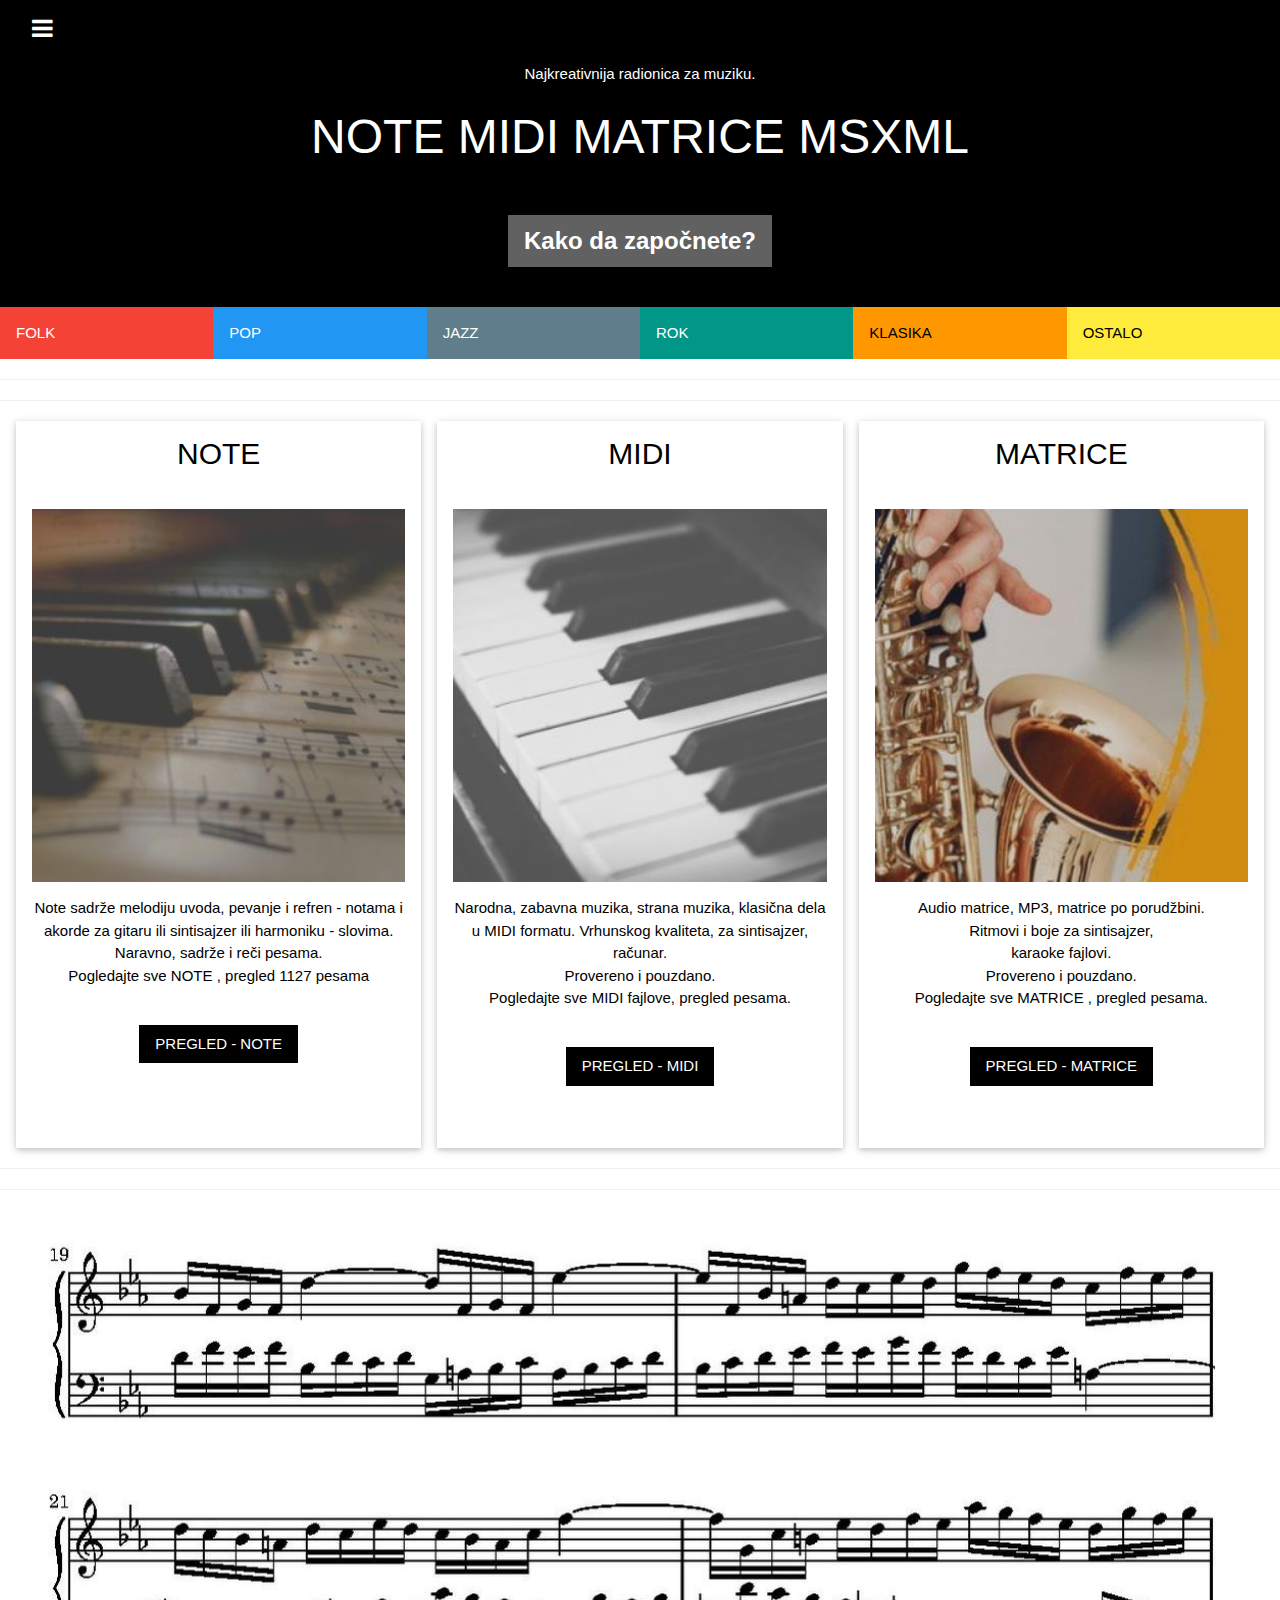
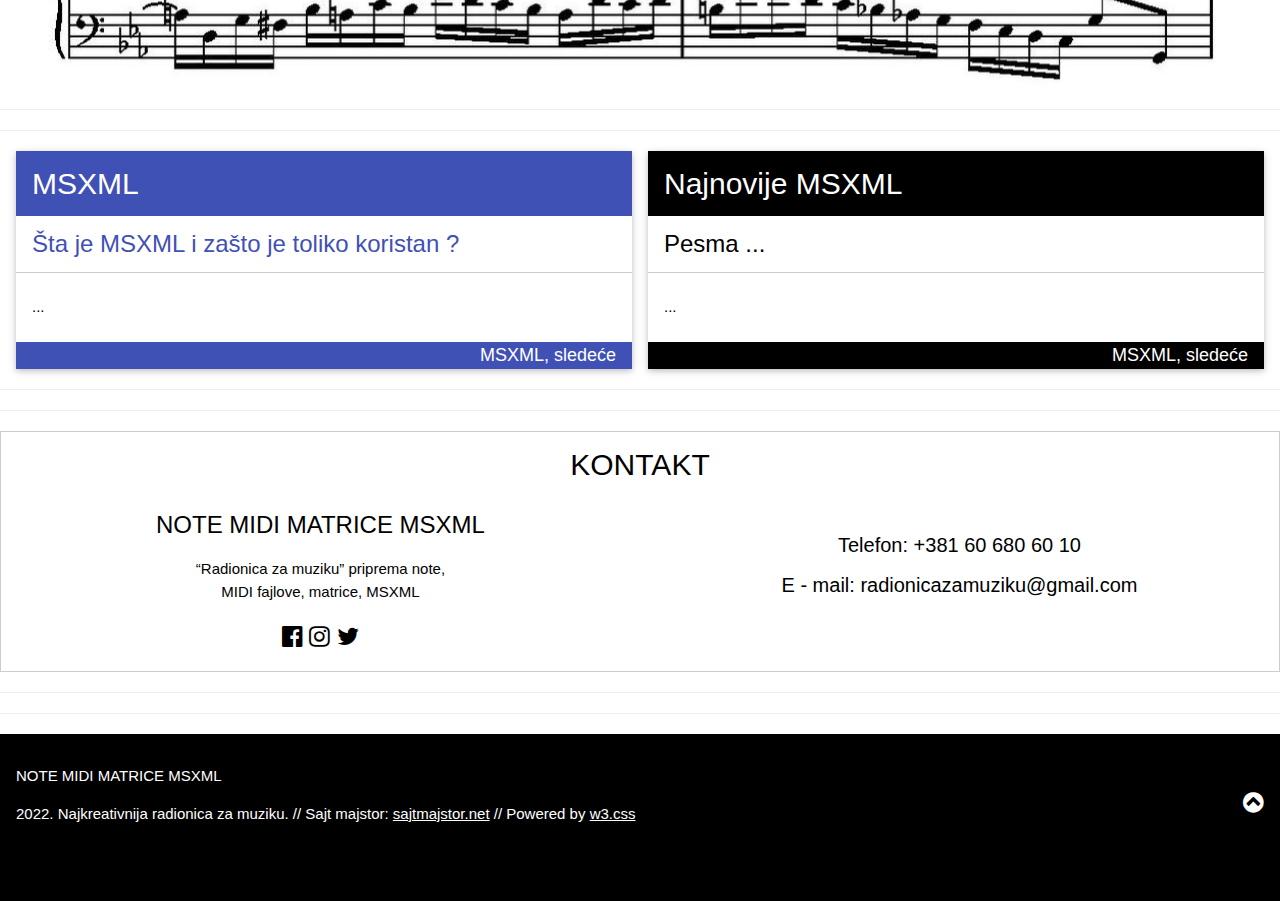
<file: index.html>
﻿<!DOCTYPE html>
<html>
<head>
<meta charset="UTF-8">
<title>NOTE MIDI MATRICE MSXML</title>
<meta name="description" content="Najkreativnija radionica za muziku. NOTE MIDI MATRICE MSXML za Vas. Folk, pop, rok.">
<meta name="keywords" content="note, midi, matrice, msxml, pesma, pesme, folk, pop, rok">
<link rel="shortcut icon" href="slike/favicon.ico">
<meta name="viewport" content="width=device-width, initial-scale=1">
<link rel="stylesheet" href="css/w3.css">
<link rel="stylesheet" href="css/w3-theme-black.css">
<link rel="stylesheet" href="https://cdnjs.cloudflare.com/ajax/libs/font-awesome/4.3.0/css/font-awesome.min.css">
</head>
<body>

<!-- Side Navigation -->
<nav class="w3-sidebar w3-bar-block w3-card w3-animate-left w3-center" style="display:none" id="mySidebar">
  <p class="w3-xxxlarge w3-text-theme">NOTE MIDI</p>
  <button class="w3-bar-item w3-button" onclick="w3_close()">zatvori <i class="fa fa-remove"></i></button>
  <a href="#note" class="w3-bar-item w3-button">NOTE</a> <a href="#midi" class="w3-bar-item w3-button">MIDI</a> <a href="#matrice" class="w3-bar-item w3-button">MATRICE</a> <a href="#msxml" class="w3-bar-item w3-button">MSXML</a> </nav>

<!-- Header -->
<header class="w3-container w3-theme w3-padding" id="myHeader"> <i onclick="w3_open()" class="fa fa-bars w3-xlarge w3-button w3-theme"></i>
  <div class="w3-center">
    <p>Najkreativnija radionica za muziku.</p>
    <h1 class="w3-xxxlarge w3-animate-bottom">NOTE MIDI MATRICE MSXML</h1>
    <div class="w3-padding-32">
      <button class="w3-btn w3-xlarge w3-dark-grey w3-hover-light-grey" onclick="document.getElementById('id01').style.display='block'" style="font-weight:900;">Kako da započnete?</button>
    </div>
  </div>
</header>

<!-- Modal -->
<div id="id01" class="w3-modal">
  <div class="w3-modal-content w3-card-4 w3-animate-top">
    <header class="w3-container w3-theme-l1"> <span onclick="document.getElementById('id01').style.display='none'"
        class="w3-button w3-display-topright">×</span>
      <h4>Dobrodošli! Kako da započnete?</h4>
      <h5>Pomoći ćemo Vam u tome.</h5>
    </header>
    <div class="w3-padding">
      <p>Sve je podeljeno i po vrstama materijala ( note , midi , matrice i MSXML ovi )<br>
        i po žanru muzike ( folk, pop, jazz, rok, klasika i ostalo )</p>
      <p>Ako tražite odredjenu pesmu <br>
        lako ćete je pretražiti i i po naslovu i po izvodjaču</p>
      <p>Registrujte svoje korisničkoime <br>
        jer tako imate dosta pogodnosti.</p>
      <p>Svakako pitajte, pišite, komentarišite <br>
        da još bolje saradjujemo.</p>
      <p>Puno lepe muzike, mnogo osećanja<br>
        i zajednički uspeh sa nama.</p>
      <p>Krenimo <a class="w3-btn" href="https://note-midi-matrice.com/"> *START* </a> u razgledanje!</p>
    </div>
    <footer class="w3-container w3-theme-l1">
      <p> ... </p>
    </footer>
  </div>
</div>
<div class="w3-row">
  <div class="w3-col w3-container m2 w3-red">
    <p>FOLK</p>
  </div>
  <div class="w3-col w3-container m2 w3-blue">
    <p>POP</p>
  </div>
  <div class="w3-col w3-container m2 w3-blue-grey">
    <p>JAZZ</p>
  </div>
  <div class="w3-col w3-container m2 w3-teal">
    <p>ROK</p>
  </div>
  <div class="w3-col w3-container m2 w3-orange">
    <p>KLASIKA</p>
  </div>
  <div class="w3-col w3-container m2 w3-yellow">
    <p>OSTALO</p>
  </div>
</div>
<hr>
<hr>
<div class="w3-row-padding w3-center w3-margin-top">
  <div class="w3-third">
    <div class="w3-card w3-container" style="min-height:727px">
      <h2>NOTE</h2>
      <br>
      <img src="slike/1-note.jpg" width="100%" alt="note"><br>
      <p>Note sadrže melodiju uvoda, pevanje i refren - notama i akorde za gitaru ili sintisajzer ili harmoniku - slovima.<br>
        Naravno, sadrže i reči pesama.<br>
        Pogledajte sve NOTE , pregled 1127 pesama</p>
      <br>
      <a class="w3-button w3-theme" href="#">PREGLED - NOTE</a> <br>
      <br>
    </div>
  </div>
  <div class="w3-third">
    <div class="w3-card w3-container" style="min-height:727px">
      <h2>MIDI</h2>
      <br>
      <img src="slike/2-midi.jpg" width="100%" alt="midi"/><br>
      <p>Narodna, zabavna muzika, strana muzika, klasična dela u MIDI formatu. Vrhunskog kvaliteta, za sintisajzer, računar. <br>
        Provereno i pouzdano.<br>
        Pogledajte sve MIDI fajlove, pregled pesama.</p>
      <br>
      <a class="w3-button w3-theme" href="#">PREGLED - MIDI</a><br>
      <br>
    </div>
  </div>
  <div class="w3-third">
    <div class="w3-card w3-container" style="min-height:727px">
      <h2>MATRICE</h2>
      <br>
      <img src="slike/3-matrice.jpg" width="100%" alt="matrice"/><br>
      <p>Audio matrice, MP3, matrice po porudžbini. <br>
        Ritmovi i boje za sintisajzer, <br>
        karaoke fajlovi.<br>
        Provereno i pouzdano.<br>
        Pogledajte sve MATRICE , pregled pesama.</p>
      <br>
      <a class="w3-button w3-theme" href="#">PREGLED - MATRICE</a><br>
      <br>
    </div>
  </div>
</div>
<hr>
<hr>
<div class="w3-row-padding"> <img src="slike/note-siroko.jpg" alt="note-siroko" style="width:100%"> </div>
<hr>
<hr>
<div class="w3-row-padding">
  <div class="w3-half">
    <div class="w3-card white">
      <div class="w3-container w3-indigo">
        <h2>MSXML</h2>
      </div>
      <div class="w3-container">
        <h3 class="w3-text-indigo">Šta je MSXML i zašto je toliko koristan ?</h3>
      </div>
      <ul class="w3-ul w3-border-top">
        <li>
          <h4> </h4>
          <p> ... </p>
        </li>
      </ul>
      <div class="w3-container w3-indigo w3-large"><span class="w3-right">MSXML, sledeće</span></div>
    </div>
  </div>
  <div class="w3-half">
    <div class="w3-card white">
      <div class="w3-container w3-theme">
        <h2>Najnovije MSXML</h2>
      </div>
      <div class="w3-container">
        <h3 class="w3-text-theme">Pesma ... </h3>
      </div>
      <ul class="w3-ul w3-border-top">
        <li>
          <h4> </h4>
          <p> ...</p>
        </li>
      </ul>
      <div class="w3-container w3-theme w3-large"><span class="w3-right">MSXML, sledeće</span></div>
    </div>
  </div>
</div>
<hr>
<hr>
<div class="w3-row w3-center w3-border" id="kontakt">
  <h2>KONTAKT</h2>
  <div class="w3-half w3-container">
    <h3>NOTE MIDI MATRICE MSXML</h3>
    <p>“Radionica za muziku” priprema note, <br>
      MIDI fajlove, matrice, MSXML </p>
    <div class="w3-xlarge w3-section"> <a href="https://www.facebook.com/notemidimatricemsxml/" target="_blank"><i class="fa fa-facebook-official w3-hover-opacity"></i></a> <a href="https://www.instagram.com/insta.neca/" target="_blank"><i class="fa fa-instagram w3-hover-opacity"></i></a> <a href="https://twitter.com/UtisciNeca/" target="_blank"><i class="fa fa-twitter w3-hover-opacity"></i></a> </div>
  </div>
  <div class="w3-half w3-container"> <br>
    <h4>Telefon: +381 60 680 60 10</h4>
    <h4>E - mail: radionicazamuziku@gmail.com </h4>
  </div>
</div>
<hr>
<hr>
<!-- Footer -->
<footer class="w3-container w3-theme-dark w3-padding-16">
  <p>NOTE MIDI MATRICE MSXML</p>
  <p>2022. Najkreativnija radionica za muziku. // Sajt majstor: <a href="https://sajtmajstor.net/" target="_blank">sajtmajstor.net</a> // Powered by <a href="https://www.w3schools.com/w3css/default.asp" target="_blank">w3.css</a></p>
  <div style="position:relative;bottom:55px;" class="w3-tooltip w3-right"> <span class="w3-text w3-theme-light w3-padding">NA VRH STRANE</span>  <a class="w3-text-white" href="#myHeader"><span class="w3-xlarge"> <i class="fa fa-chevron-circle-up"></i></span></a> </div>
  <br>
  <br>
</footer>

<!-- Script for Sidebar, Tabs, Accordions, Progress bars and slideshows --> 
<script>
// Side navigation
function w3_open() {
  var x = document.getElementById("mySidebar");
  x.style.width = "100%";
  x.style.fontSize = "40px";
  x.style.paddingTop = "10%";
  x.style.display = "block";
}
function w3_close() {
  document.getElementById("mySidebar").style.display = "none";
}

// Tabs
function openCity(evt, cityName) {
  var i;
  var x = document.getElementsByClassName("city");
  for (i = 0; i < x.length; i++) {
    x[i].style.display = "none";
  }
  var activebtn = document.getElementsByClassName("testbtn");
  for (i = 0; i < x.length; i++) {
    activebtn[i].className = activebtn[i].className.replace(" w3-dark-grey", "");
  }
  document.getElementById(cityName).style.display = "block";
  evt.currentTarget.className += " w3-dark-grey";
}

var mybtn = document.getElementsByClassName("testbtn")[0];
mybtn.click();

// Accordions
function myAccFunc(id) {
  var x = document.getElementById(id);
  if (x.className.indexOf("w3-show") == -1) {
    x.className += " w3-show";
  } else { 
    x.className = x.className.replace(" w3-show", "");
  }
}

// Slideshows
var slideIndex = 1;

function plusDivs(n) {
  slideIndex = slideIndex + n;
  showDivs(slideIndex);
}

function showDivs(n) {
  var x = document.getElementsByClassName("mySlides");
  if (n > x.length) {slideIndex = 1}    
  if (n < 1) {slideIndex = x.length} ;
  for (i = 0; i < x.length; i++) {
    x[i].style.display = "none";  
  }
  x[slideIndex-1].style.display = "block";  
}

showDivs(1);

// Progress Bars
function move() {
  var elem = document.getElementById("myBar");   
  var width = 5;
  var id = setInterval(frame, 10);
  function frame() {
    if (width == 100) {
      clearInterval(id);
    } else {
      width++; 
      elem.style.width = width + '%'; 
      elem.innerHTML = width * 1  + '%';
    }
  }
}
</script>
</body>
</html>
</file>
<file: css/w3-theme-black.css>
@charset "utf-8";
/* CSS Document */
.w3-theme-l5 {color:#000 !important; background-color:#f0f0f0 !important}
.w3-theme-l4 {color:#000 !important; background-color:#cccccc !important}
.w3-theme-l3 {color:#fff !important; background-color:#999999 !important}
.w3-theme-l2 {color:#fff !important; background-color:#666666 !important}
.w3-theme-l1 {color:#fff !important; background-color:#333333 !important}
.w3-theme-d1 {color:#fff !important; background-color:#000000 !important}
.w3-theme-d2 {color:#fff !important; background-color:#000000 !important}
.w3-theme-d3 {color:#fff !important; background-color:#000000 !important}
.w3-theme-d4 {color:#fff !important; background-color:#000000 !important}
.w3-theme-d5 {color:#fff !important; background-color:#000000 !important}

.w3-theme-light {color:#000 !important; background-color:#f0f0f0 !important}
.w3-theme-dark {color:#fff !important; background-color:#000000 !important}
.w3-theme-action {color:#fff !important; background-color:#000000 !important}

.w3-theme {color:#fff !important; background-color:#000000 !important}
.w3-text-theme {color:#000000 !important}
.w3-border-theme {border-color:#000000 !important}

.w3-hover-theme:hover {color:#fff !important; background-color:#000000 !important}
.w3-hover-text-theme:hover {color:#000000 !important}
.w3-hover-border-theme:hover {border-color:#000000 !important}
</file>
